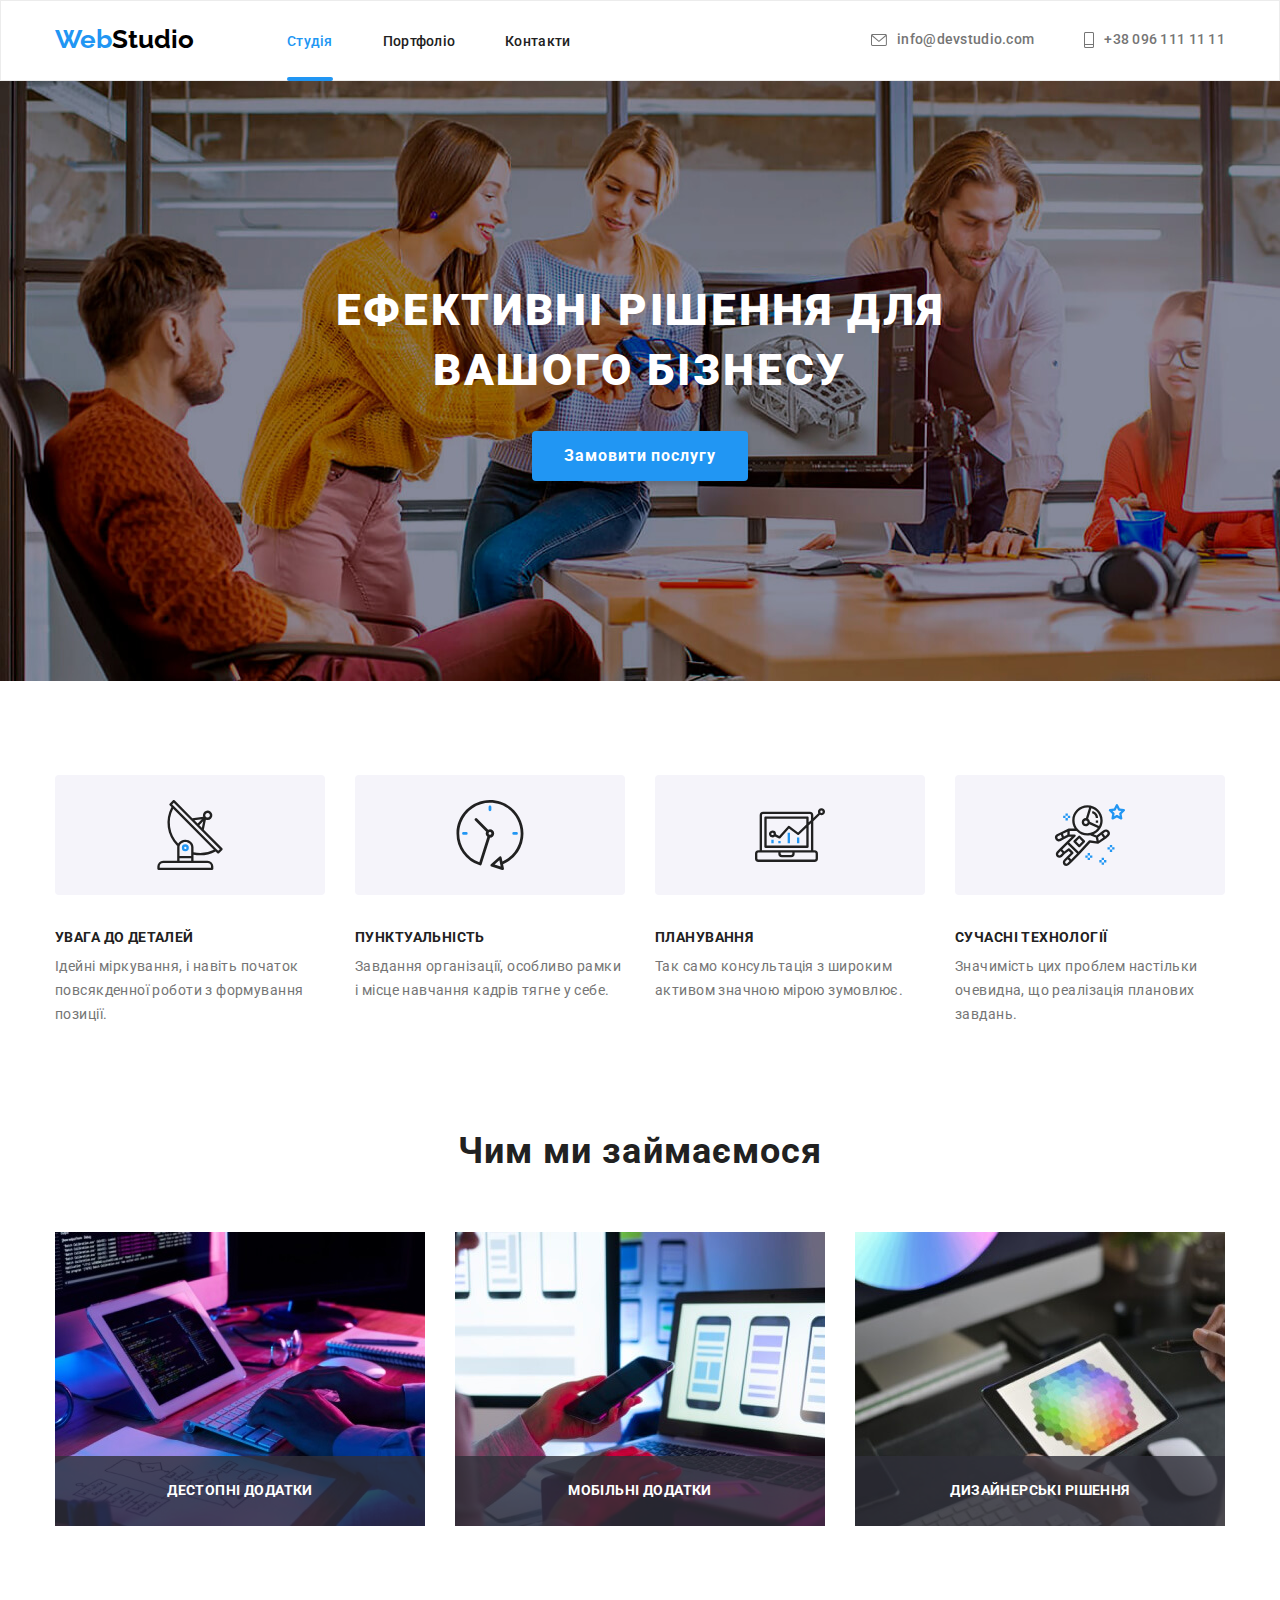
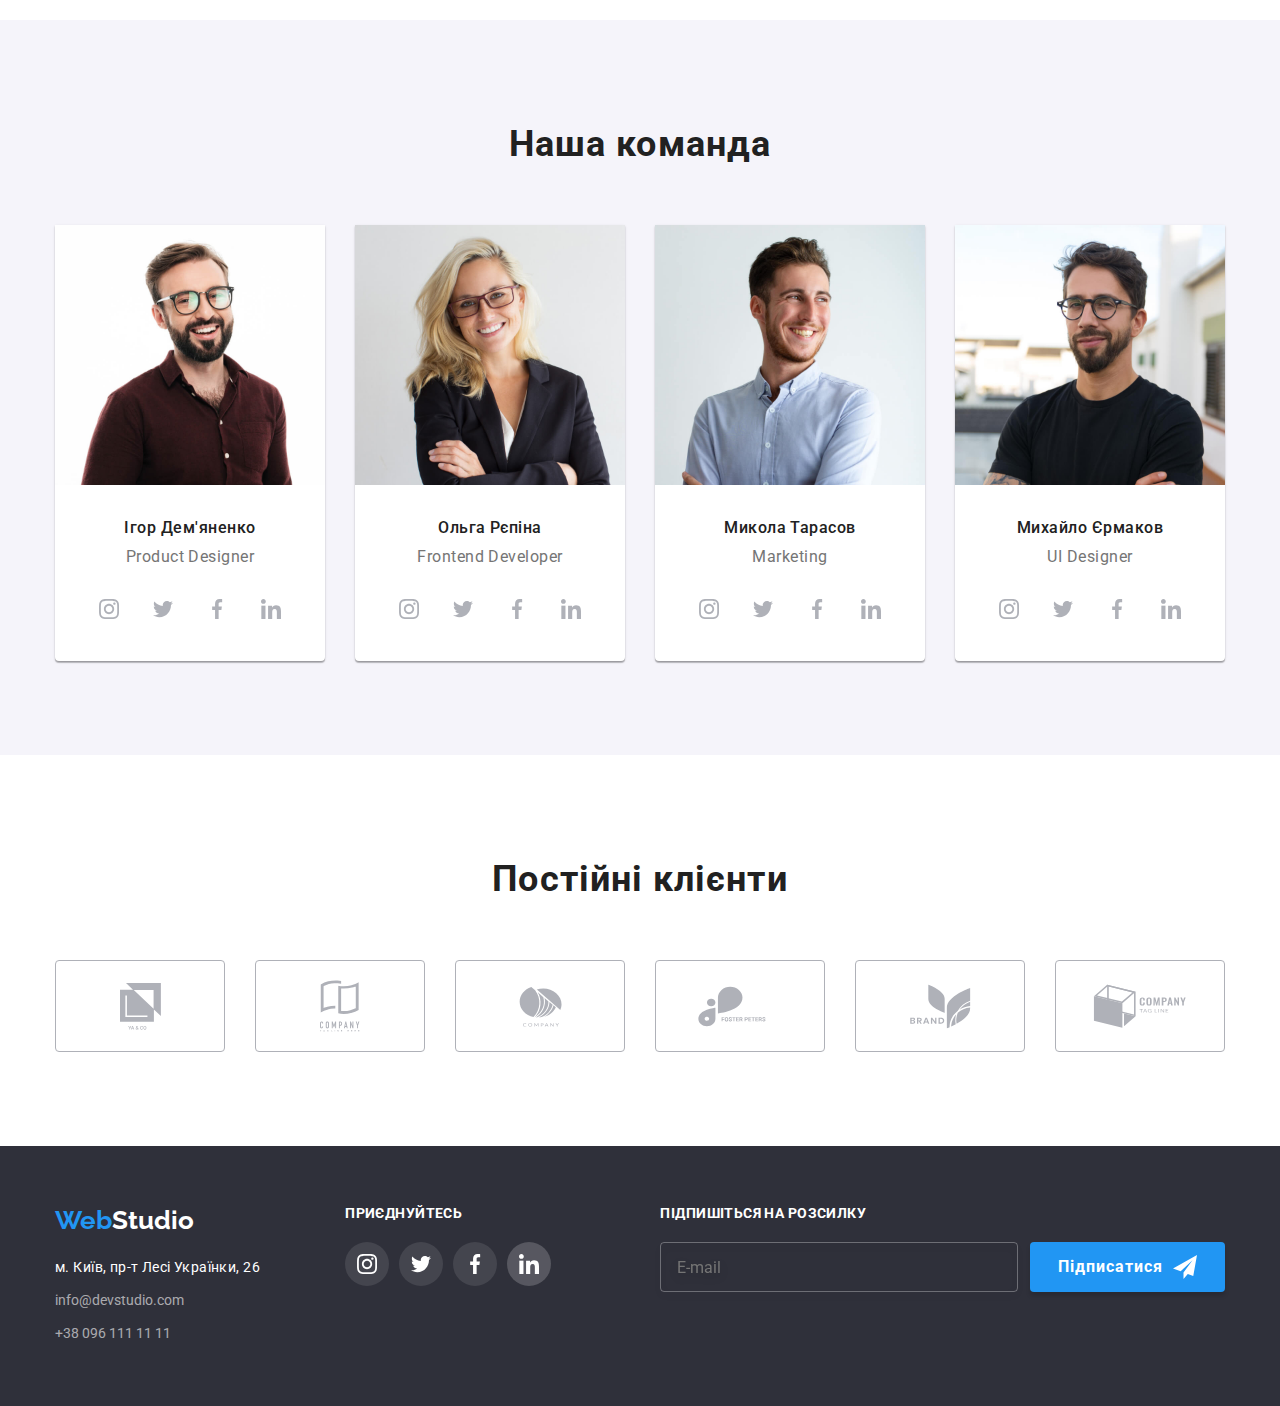
<file: index.html>
<!DOCTYPE html>
<html lang="uk">

<head>
  <meta charset="UTF-8">
  <meta name="viewport" content="width=device-width, initial-scale=1.0">
  <link href="https://fonts.googleapis.com/css2?family=Raleway:wght@700&family=Roboto:wght@400;500;700;900&display=swap"
    rel="stylesheet">
  <link rel="stylesheet" href="./css/modern-normalize.css">
  <link rel="stylesheet" href="./css/styles.css">
  <title>Студія</title>
</head>

<body>
  <!--Header-->
  <header>
    <div class="container header-wrapper">
      <nav class="nav">
        <a class="logo-col" href="./index.html"><span class="logo">Web</span>Studio</a>
        <ul class="nav-list">
          <li><a class="link link-current" href="./index.html">Студія</a></li>
          <li><a class="link link-portfolio" href="./portfolio.html">Портфоліо</a></li>
          <li><a class="link link-cont" href="#">Контакти</a></li>
        </ul>
      </nav>
      <ul class="contacts-list">
        <li>
          <a class="contacts mail" href="mailto:info@devstudio.com"><svg class="social-mail" width="16" height="12">
              <use href="./images/icons.svg/cont.svg#icon-mail"></use>
            </svg>info@devstudio.com</a>
        </li>
        <li>
          <a class="contacts contacts-tel" href="tel:+380961111111"><svg class="social-tel" width="10" height="16">
              <use href="./images/icons.svg/cont.svg#icon-phone"></use>
            </svg>+38 096 111 11 11</a>
        </li>
      </ul>
    </div>

  </header>

  <!--Main content-->

  <main>
    <section class="section first-block">
      <div class="container hero">
        <h1 class="blocktext">ЕФЕКТИВНІ РІШЕННЯ ДЛЯ ВАШОГО БІЗНЕСУ</h1>
        <button class="order-btn" data-modal-open>Замовити послугу</button>
        <div class="backdrop is-hidden" data-modal>
          <div class="modal">
            <button data-modal-close class="modal-close" type="button"><svg width="16" height="12">
                <use href="./images/vector.svg#icon-vector"></use>
              </svg></button>
            <form action="#">
              <h2 class="form-title">Залиште свої дані, ми вам передзвонимо</h2>

              <div class="user-card">
                <label for="username" class="user-info">Ім'я</label>
                <div class="user-card-info">
                  <input class="input-box" type="text" id="username">
                  <svg width="18" height="18">
                    <use href="./images/modal-icons.svg#icon-person"></use>
                  </svg>
                </div>
                <label for="phone-nomber"  class="user-info">Телефон</label>
                <div class="user-card-info">
                  <input class="input-box" type="tel" id="phone-nomber">
                  <svg width="18" height="18">
                    <use href="./images/modal-icons.svg#icon-phone"></use>
                  </svg>
                </div>
                <label for="user-email" class="user-info">Пошта</label>
                <div class="user-card-info">
                  <input class="input-box" type="email" id="user-email">
                  <svg width="18" height="18">
                    <use href="./images/modal-icons.svg#icon-email"></use>
                  </svg>
                </div>

                <label for="user-text" class="user-info">Коментар</label>
                <textarea class="coment" name="user-text" id="user-text" cols="30" rows="10"
                  placeholder="Введіть текст"></textarea>
              </div>
              <div class="checkbox-list">
                <input  class="hidden" type="checkbox" name="mail-sent" id="mail-sent">
                <label for="mail-sent" class="checkbox-text">Погоджуюся з розсилкою та приймаю </label>
                <a class="contract" href="#" target="_blank" rel="noopener noreferrer">Умови договору</a>
              </div>
              <div class="brd-content">
                <button class="modal-btn" type="submit">Відправити</button>
              </div>
            </form>
          </div>
        </div>
      </div>
    </section>

    <section class="section section-content">
      <div class="container">
        <h2 class="hidden">Наші переваги</h2>
        <ul class="features-box">
          <li class="feature">
            <img class="images-benefits" src="./images/icons.svg/group1.svg" alt="радар" width="270" height="120">
            <h3 class="benefits">УВАГА ДО ДЕТАЛЕЙ</h3>
            <p class="text">
              Ідейні міркування, і навіть початок повсякденної роботи з формування позиції.
            </p>
          </li>
          <li class="feature">
            <img class="images-benefits" src="./images/icons.svg/group2.svg" alt="годинник" width="270" height="120">
            <h3 class="benefits">ПУНКТУАЛЬНІСТЬ</h3>
            <p class="text">
              Завдання організації, особливо рамки і місце навчання кадрів тягне у себе.
            </p>
          </li>
          <li class="feature">
            <img class="images-benefits" src="./images/icons.svg/group3.svg" alt="графік" width="270" height="120">
            <h3 class="benefits">ПЛАНУВАННЯ</h3>
            <p class="text">
              Так само консультація з широким активом значною мірою зумовлює.
            </p>
          </li>
          <li class="feature">
            <img class="images-benefits" src="./images/icons.svg/group4.svg" alt="космос" width="270" height="120">

            <h3 class="benefits">СУЧАСНІ ТЕХНОЛОГІЇ</h3>
            <p class="text">
              Значимість цих проблем настільки очевидна, що реалізація планових завдань.
            </p>
          </li>
        </ul>
      </div>
    </section>
    <section class="section">
      <div class="container">
        <h2 class="large-header">Чим ми займаємося</h2>
        <ul class="work-photo">
          <li class="specialty">
            <img class="specialty-img" src="./images/index/img.jpg" alt="Програмування" width="370">
            <p class="specialty-text">ДЕСТОПНІ ДОДАТКИ</p>
          </li>
          <li class="specialty">
            <img class="specialty-img" src="./images/index/img2.jpg" alt="Розробка додатків" width="370">
            <p class="specialty-text">МОБІЛЬНІ ДОДАТКИ</p>
          </li>
          <li class="specialty">
            <img class="specialty-img" src="./images/index/img3.jpg" alt="Веб-дизайн" width="370">
            <p class="specialty-text">ДИЗАЙНЕРСЬКІ РІШЕННЯ</p>
          </li>
        </ul>
      </div>
    </section>

    <section class="section team">
      <div class="container container-team">
        <h2 class="large-header">Наша команда</h2>
        <ul class="cards-set">
          <li class="card">
            <img src="./images/index/photo1.jpg" alt="Працівник Игорь" width="270">
            <div class="card-heros">
              <h3 class="name">Ігор Дем'яненко</h3>
              <p class="position">Product Designer</p>
              <ul class="card-icons-social">
                <li class="icons-social">
                  <a class="social-link" href="#" target="_blank" aria-label="instagram">
                    <svg class="social-icon" width="20" height="20">
                      <use href="./images/icons.svg/sprite.svg#icon-instagram"></use>
                    </svg>
                  </a>
                </li>
                <li class="icons-social">
                  <a class="social-link" href="#" target="_blank" aria-label="twitter">
                    <svg class="social-icon" width="20" height="20">
                      <use href="./images/icons.svg/sprite.svg#icon-twitter"></use>
                    </svg>
                  </a>
                </li>
                <li class="icons-social">
                  <a class="social-link" href="#" target="_blank" aria-label="facebook">
                    <svg class="social-icon" width="20" height="20">
                      <use href="./images/icons.svg/sprite.svg#icon-facebook"></use>
                    </svg>
                  </a>
                </li>
                <li class="icons-social">
                  <a class="social-link" href="#" target="_blank" aria-label="linkedin">
                    <svg class="social-icon" width="20" height="20">
                      <use href="./images/icons.svg/sprite.svg#icon-linkedin"></use>
                    </svg>
                  </a>
                </li>
              </ul>
            </div>
          </li>
          <li class="card">
            <img src="./images/index/photo2.jpg" alt="Працівник Ольга" width="270">
            <div class="card-heros">
              <h3 class="name">Ольга Рєпіна</h3>
              <p class="position">Frontend Developer</p>
              <ul class="card-icons-social">
                <li class="icons-social">
                  <a class="social-link" href="#" target="_blank" aria-label="instagram">
                    <svg class="social-icon" width="20" height="20">
                      <use href="./images/icons.svg/sprite.svg#icon-instagram"></use>
                    </svg>
                  </a>
                </li>
                <li class="icons-social">
                  <a class="social-link" href="#" target="_blank" aria-label="twitter">
                    <svg class="social-icon" width="20" height="20">
                      <use href="./images/icons.svg/sprite.svg#icon-twitter"></use>
                    </svg>
                  </a>
                </li>
                <li class="icons-social">
                  <a class="social-link" href="#" target="_blank" aria-label="facebook">
                    <svg class="social-icon" width="20" height="20">
                      <use href="./images/icons.svg/sprite.svg#icon-facebook"></use>
                    </svg>
                  </a>
                </li>
                <li class="icons-social">
                  <a class="social-link" href="#" target="_blank" aria-label="linkedin">
                    <svg class="social-icon" width="20" height="20">
                      <use href="./images/icons.svg/sprite.svg#icon-linkedin"></use>
                    </svg>
                  </a>
                </li>
              </ul>
            </div>
          </li>
          <li class="card">
            <img src="./images/index/photo3.jpg" alt="Працівник Николай" width="270">
            <div class="card-heros">
              <h3 class="name">Микола Тарасов</h3>
              <p class="position">Marketing</p>
              <ul class="card-icons-social">
                <li class="icons-social">
                  <a class="social-link" href="#" target="_blank" aria-label="instagram">
                    <svg class="social-icon" width="20" height="20">
                      <use href="./images/icons.svg/sprite.svg#icon-instagram"></use>
                    </svg>
                  </a>
                </li>
                <li class="icons-social">
                  <a class="social-link" href="#" target="_blank" aria-label="twitter">
                    <svg class="social-icon" width="20" height="20">
                      <use href="./images/icons.svg/sprite.svg#icon-twitter"></use>
                    </svg>
                  </a>
                </li>
                <li class="icons-social">
                  <a class="social-link" href="#" target="_blank" aria-label="facebook">
                    <svg class="social-icon" width="20" height="20">
                      <use href="./images/icons.svg/sprite.svg#icon-facebook"></use>
                    </svg>
                  </a>
                </li>
                <li class="icons-social">
                  <a class="social-link" href="#" target="_blank" aria-label="linkedin">
                    <svg class="social-icon" width="20" height="20">
                      <use href="./images/icons.svg/sprite.svg#icon-linkedin"></use>
                    </svg>
                  </a>
                </li>
              </ul>
            </div>
          </li>
          <li class="card">
            <img src="./images/index/photo4.jpg" alt="Працівник Михаил" width="270">
            <div class="card-heros">
              <h3 class="name">Михайло Єрмаков</h3>
              <p class="position">UI Designer</p>
              <ul class="card-icons-social">
                <li class="icons-social">
                  <a class="social-link" href="#" target="_blank" aria-label="instagram">
                    <svg class="social-icon" width="20" height="20">
                      <use href="./images/icons.svg/sprite.svg#icon-instagram"></use>
                    </svg>
                  </a>
                </li>
                <li class="icons-social">
                  <a class="social-link" href="#" target="_blank" aria-label="twitter">
                    <svg class="social-icon" width="20" height="20">
                      <use href="./images/icons.svg/sprite.svg#icon-twitter"></use>
                    </svg>
                  </a>
                </li>
                <li class="icons-social">
                  <a class="social-link" href="#" target="_blank" aria-label="facebook">
                    <svg class="social-icon" width="20" height="20">
                      <use href="./images/icons.svg/sprite.svg#icon-facebook"></use>
                    </svg>
                  </a>
                </li>
                <li class="icons-social">
                  <a class="social-link" href="#" target="_blank" aria-label="linkedin">
                    <svg class="social-icon" width="20" height="20">
                      <use href="./images/icons.svg/sprite.svg#icon-linkedin"></use>
                    </svg>
                  </a>
                </li>
              </ul>
            </div>

          </li>
        </ul>
      </div>
    </section>
    <section class="section">
      <div class="container">
        <h2 class="large-header">
          Постійні клієнти
        </h2>
        <ul class="regular-customers">
          <li>
            <a href="#" class="client-link" target="_blank" rel="noopener norefferer">
              <svg class="icon-group" width="41" height="47">
                <use xlink:href="./images/icons.svg/company/company-defs.svg#icon-group1"></use>
              </svg>
            </a>
          </li>
          <li>
            <a href="#" class="client-link" target="_blank" rel="noopener norefferer">
              <svg class="icon-group" width="40" height="52">
                <use xlink:href="./images/icons.svg/company/company-defs.svg#icon-group2"></use>
              </svg>
            </a>
          </li>
          <li>
            <a href="#" class="client-link" target="_blank" rel="noopener norefferer">
              <svg class="icon-group" width="43" height="41">
                <use xlink:href="./images/icons.svg/company/company-defs.svg#icon-group3"></use>
              </svg>
            </a>
          </li>
          <li>
            <a href="#" class="client-link" target="_blank" rel="noopener norefferer">
              <svg class="icon-group" width="84" height="41">
                <use xlink:href="./images/icons.svg/company/company-defs.svg#icon-group4"></use>
              </svg>
            </a>
          </li>
          <li>
            <a href="#" class="client-link" target="_blank" rel="noopener norefferer">
              <svg class="icon-group" width="63" height="45">
                <use xlink:href="./images/icons.svg/company/company-defs.svg#icon-group5"></use>
              </svg>
            </a>
          </li>
          <li>
            <a href="#" class="client-link" target="_blank" rel="noopener norefferer">
              <svg class="icon-group" width="94" height="44">
                <use xlink:href="./images/icons.svg/company/company-defs.svg#icon-group6"></use>
              </svg>
            </a>
          </li>
        </ul>
      </div>
    </section>


  </main>
  <footer class="footer">
    <div class="container footer-social">
      <div>
        <a class="footer-logo" href="./index.html"><span class="logo">Web</span>Studio</a>
        <address>
          <a class="footer-item" href="https://goo.gl/maps/DmpzDfKuA3Ak4CY98" target="_blank"
            rel="noopener noreferrer">м.
            Київ, пр-т Лесі
            Українки, 26</a>
          <a class="footer-contacts" href="mailto:info@devstudio.com">info@devstudio.com</a>
          <a class="footer-contacts" href="tel:+380961111111">+38 096 111 11 11</a>
        </address>
      </div>
      <div class="footer-second-block">
        <h3 class="footer-title">приєднуйтесь</h3>
        <ul class="footer-icons-social">
          <li class="icons-social">
            <a class="footer-social-link" href="#" target="_blank" aria-label="instagram">
              <svg class="social-icon" width="20" height="20">
                <use href="./images/icons.svg/sprite.svg#icon-instagram"></use>
              </svg>
            </a>
          </li>
          <li class="icons-social">
            <a class="footer-social-link" href="#" target="_blank" aria-label="twitter">
              <svg class="social-icon" width="20" height="20">
                <use href="./images/icons.svg/sprite.svg#icon-twitter"></use>
              </svg>
            </a>
          </li>
          <li class="icons-social">
            <a class="footer-social-link" href="#" target="_blank" aria-label="facebook">
              <svg class="social-icon" width="20" height="20">
                <use href="./images/icons.svg/sprite.svg#icon-facebook"></use>
              </svg>
            </a>
          </li>
          <li class="footer-social-link">
            <a class="footer-social-link" href="#" target="_blank" aria-label="linkedin">
              <svg class="social-icon" width="20" height="20">
                <use href="./images/icons.svg/sprite.svg#icon-linkedin"></use>
              </svg>
            </a>
          </li>
        </ul>
      </div>

      <div class="footer-third-block">
        <h3 class="footer-title">
          ПІДПИШІТЬСЯ НА РОЗСИЛКУ
        </h3>
        <div class="footer-input-box">
          <input class="footer-input" type="email" placeholder="E-mail" required>
          <button class="footer-btn" type="submit">Підписатися</button>
          <svg class="footer-icon" width="24" height="24">
            <use href="./images/modal-icons.svg#icon-telegram"></use>
          </svg>
        </div>
      </div>
    </div>
  </footer>
  <script src="./js/modal.js"></script>
</body>

</html>
</file>
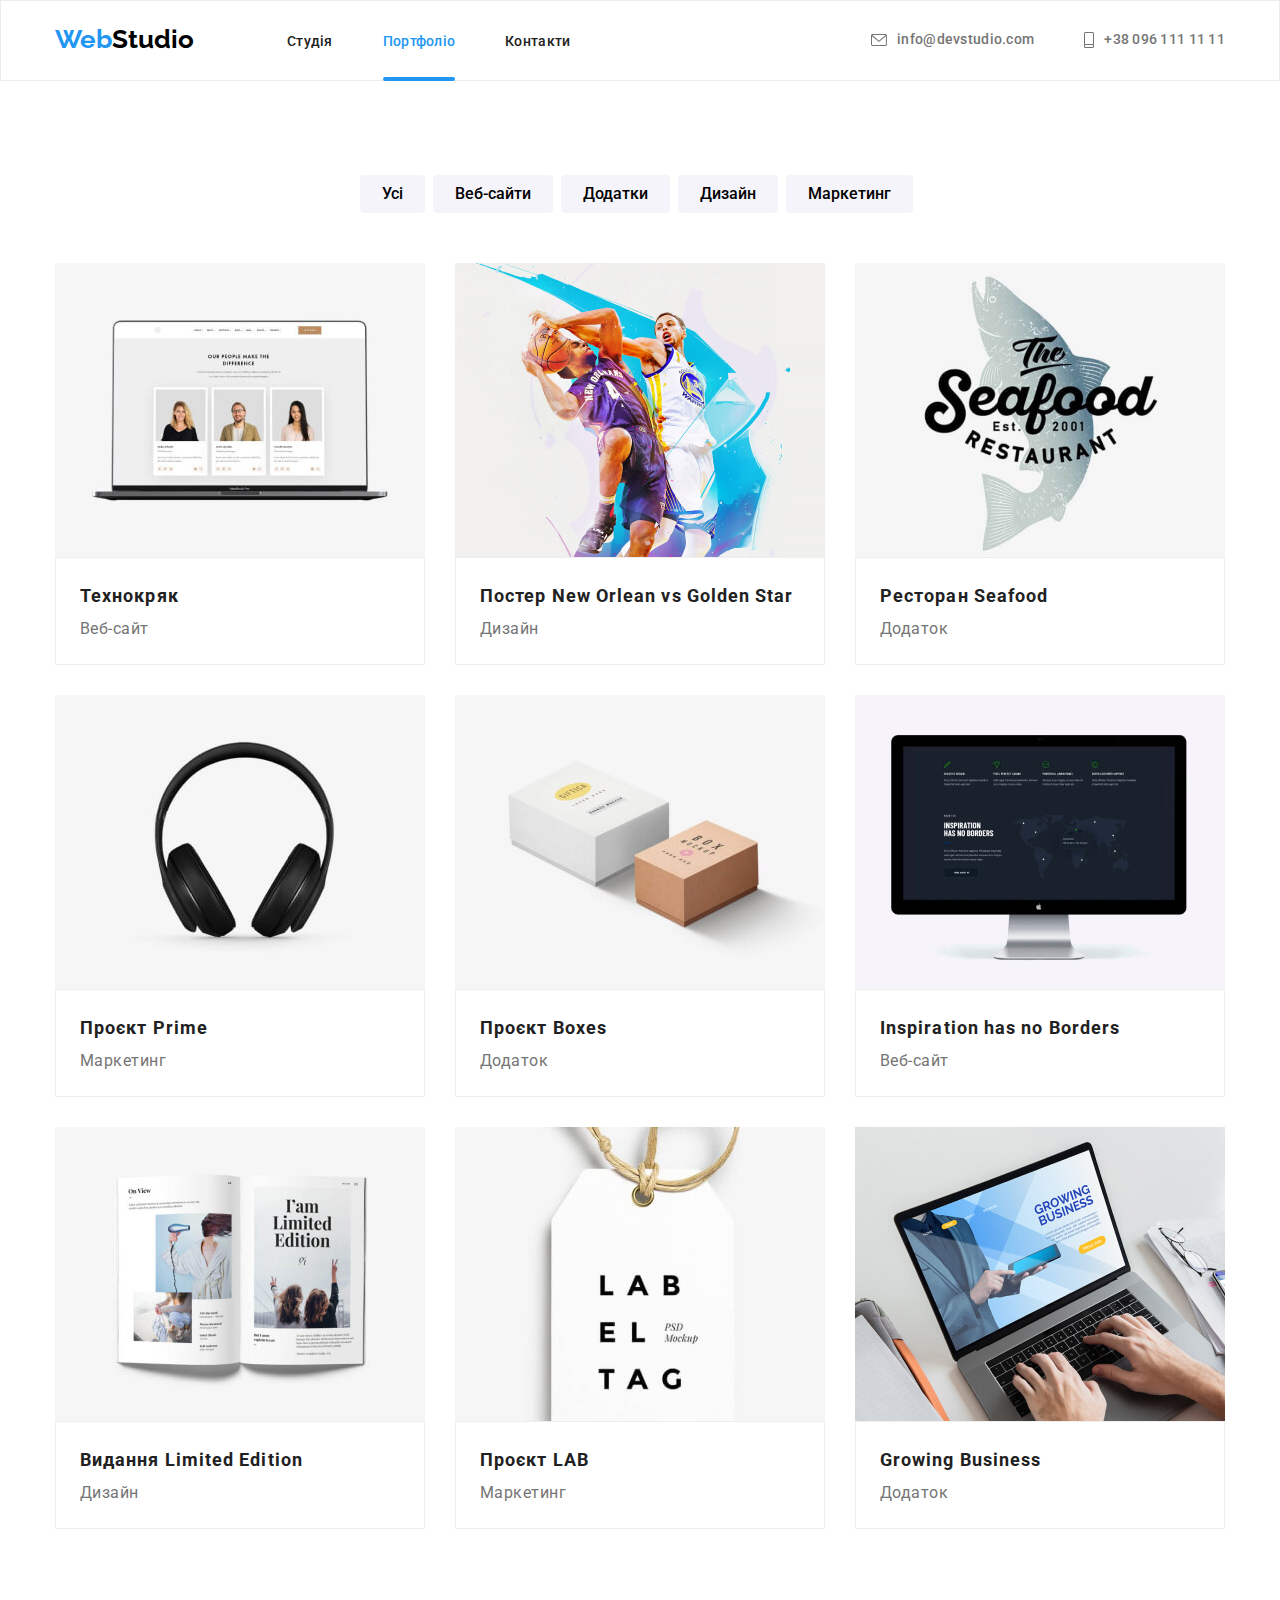
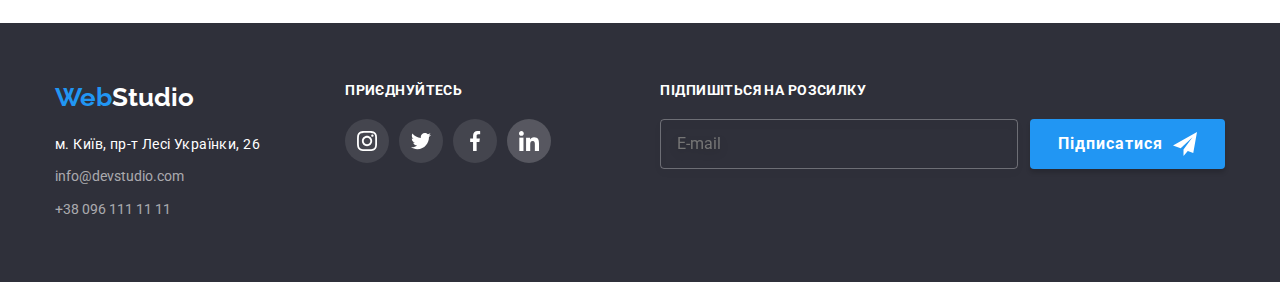
<file: portfolio.html>
<!DOCTYPE html>
<html lang="uk">

<head>
    <meta charset="UTF-8">
    <meta http-equiv="X-UA-Compatible" content="IE=edge">
    <meta name="viewport" content="width=device-width, initial-scale=1.0">
    <link
        href="https://fonts.googleapis.com/css2?family=Raleway:wght@700&family=Roboto:wght@400;500;700;900&display=swap"
        rel="stylesheet">
    <link rel="stylesheet" href="./css/modern-normalize.css">
    <link rel="stylesheet" href="./css/styles.css">
    <title>Portfolio</title>
</head>

<body>
    <header>
        <div class="container header-wrapper">
            <nav class="nav">
                <a class="logo-col" href="./index.html"><span class="logo">Web</span>Studio</a>
                <ul class="nav-list">
                    <li><a class="link" href="./index.html">Студія</a></li>
                    <li><a class="link link-current" href="./portfolio.html">Портфоліо</a></li>
                    <li><a class="link link-cont" href="#">Контакти</a></li>
                </ul>
            </nav>
            <ul class="contacts-list">
                <li>
                    <a class="contacts mail" href="mailto:info@devstudio.com"><svg class="social-mail" width="16"
                            height="12">
                            <use href="./images/icons.svg/cont.svg#icon-mail"></use>
                        </svg>info@devstudio.com</a>
                </li>
                <li>
                    <a class="contacts contacts-tel" href="tel:+380961111111"><svg class="social-tel" width="10"
                            height="16">
                            <use href="./images/icons.svg/cont.svg#icon-phone"></use>
                        </svg>+38 096 111 11 11</a>
                </li>
            </ul>
        </div>
    </header>

    <main class="main">
        <!-- <h1>Портфолио</h1> -->
        <section class="section">

            <div class="container">
                <ul class="filter-list">
                    <li class="filter-item"><button class="filter-btn" type="button">Усі</button></li>
                    <li class="filter-item"><button class="filter-btn" type="button">Веб-сайти</button></li>
                    <li class="filter-item"><button class="filter-btn" type="button">Додатки</button></li>
                    <li class="filter-item"><button class="filter-btn" type="button">Дизайн</button></li>
                    <li class="filter-item"><button class="filter-btn" type="button">Маркетинг</button></li>
                </ul>
                <ul class="portfolio-item">
                    <li class="portfolio-list">
                        <a class="item" href="#">
                            <div class="portfolio-images-wrapper">
                                <img class="images" src="./images/portfolio/img(0).jpg"
                                    alt="Постер New Orlean vs Golden Star" width="370" height="294">
                                <div class="portfolio-images">
                                    <p class="portfolio-text">
                                        Ресурс пропонує комплексні пропозиції з різним рівнем функціоналу та сервісів.
                                        Все
                                        це
                                        дозволить відвідувачу отримати
                                        вичерпні відомості про компанію чи приватну особу.
                                    </p>
                                </div>
                            </div>

                            <div class="filling">
                                <h2 class="name-services">Технокряк</h2>
                                <p class="services">Веб-сайт</p>
                            </div>
                        </a>
                    </li>
                    <li class="portfolio-list">
                        <a class="item" href="#">
                            <div class="portfolio-images-wrapper">
                                <img class="images" src="./images/portfolio/img(1).jpg"
                                    alt="Постер New Orlean vs Golden Star" width="370" height="294">
                                <div class="portfolio-images">
                                    <p class="portfolio-text">
                                        Ресурс пропонує комплексні пропозиції з різним рівнем функціоналу та сервісів.
                                        Все
                                        це
                                        дозволить відвідувачу отримати
                                        вичерпні відомості про компанію чи приватну особу.
                                    </p>
                                </div>
                            </div>
                            <div class="filling">
                                <h2 class="name-services">Постер New Orlean vs Golden Star</h2>
                                <p class="services">Дизайн</p>
                            </div>
                        </a>
                    </li>
                    <li class="portfolio-list">
                        <a class="item" href="#">
                            <div class="portfolio-images-wrapper">
                                <img class="images" src="./images/portfolio/img(2).jpg"
                                    alt="Постер New Orlean vs Golden Star" width="370" height="294">
                                <div class="portfolio-images">
                                    <p class="portfolio-text">
                                        Ресурс пропонує комплексні пропозиції з різним рівнем функціоналу та сервісів.
                                        Все
                                        це
                                        дозволить відвідувачу отримати
                                        вичерпні відомості про компанію чи приватну особу.
                                    </p>
                                </div>
                            </div>
                            <div class="filling">
                                <h2 class="name-services">Ресторан Seafood</h2>
                                <p class="services">Додаток</p>
                            </div>
                        </a>
                    </li>
                    <li class="portfolio-list">
                        <a class="item" href="#">
                            <div class="portfolio-images-wrapper">
                                <img class="images" src="./images/portfolio/img(3).jpg"
                                    alt="Постер New Orlean vs Golden Star" width="370" height="294">
                                <div class="portfolio-images">
                                    <p class="portfolio-text">
                                        Ресурс пропонує комплексні пропозиції з різним рівнем функціоналу та сервісів.
                                        Все
                                        це
                                        дозволить відвідувачу отримати
                                        вичерпні відомості про компанію чи приватну особу.
                                    </p>
                                </div>
                            </div>
                            <div class="filling">
                                <h2 class="name-services">Проєкт Prime</h2>
                                <p class="services">Маркетинг</p>
                            </div>
                        </a>
                    </li>
                    <li class="portfolio-list">
                        <a class="item" href="#">
                            <div class="portfolio-images-wrapper">
                                <img class="images" src="./images/portfolio/img(4).jpg"
                                    alt="Постер New Orlean vs Golden Star" width="370" height="294">
                                <div class="portfolio-images">
                                    <p class="portfolio-text">
                                        Ресурс пропонує комплексні пропозиції з різним рівнем функціоналу та сервісів.
                                        Все
                                        це
                                        дозволить відвідувачу отримати
                                        вичерпні відомості про компанію чи приватну особу.
                                    </p>
                                </div>
                            </div>
                            <div class="filling">
                                <h2 class="name-services">Проєкт Boxes</h2>
                                <p class="services">Додаток</p>
                            </div>
                        </a>
                    </li>
                    <li class="portfolio-list">
                        <a class="item" href="#">
                            <div class="portfolio-images-wrapper">
                                <img class="images" src="./images/portfolio/img(5).jpg"
                                    alt="Постер New Orlean vs Golden Star" width="370" height="294">
                                <div class="portfolio-images">
                                    <p class="portfolio-text">
                                        Ресурс пропонує комплексні пропозиції з різним рівнем функціоналу та сервісів.
                                        Все
                                        це
                                        дозволить відвідувачу отримати
                                        вичерпні відомості про компанію чи приватну особу.
                                    </p>
                                </div>
                            </div>
                            <div class="filling">
                                <h2 class="name-services">Inspiration has no Borders</h2>
                                <p class="services">Веб-сайт</p>
                            </div>
                        </a>
                    </li>
                    <li class="portfolio-list">
                        <a class="item" href="#">
                            <div class="portfolio-images-wrapper">
                                <img class="images" src="./images/portfolio/img(6).jpg"
                                    alt="Постер New Orlean vs Golden Star" width="370" height="294">
                                <div class="portfolio-images">
                                    <p class="portfolio-text">
                                        Ресурс пропонує комплексні пропозиції з різним рівнем функціоналу та сервісів.
                                        Все це дозволить відвідувачу отримати
                                        вичерпні відомості про компанію чи приватну особу.
                                    </p>
                                </div>
                            </div>
                            <div class="filling">
                                <h2 class="name-services">Видання Limited Edition</h2>
                                <p class="services">Дизайн</p>
                            </div>
                        </a>
                    </li>

                    <li class="portfolio-list">
                        <a class="item" href="#">
                            <div class="portfolio-images-wrapper">
                                <img class="images" src="./images/portfolio/img(7).jpg"
                                    alt="Постер New Orlean vs Golden Star" width="370" height="294">
                                <div class="portfolio-images">
                                    <p class="portfolio-text">
                                        Ресурс пропонує комплексні пропозиції з різним рівнем функціоналу та сервісів.
                                        Все
                                        це
                                        дозволить відвідувачу отримати
                                        вичерпні відомості про компанію чи приватну особу.
                                    </p>
                                </div>
                            </div>
                            <div class="filling">
                                <h2 class="name-services">Проєкт LAB</h2>
                                <p class="services">Маркетинг</p>
                            </div>
                        </a>
                    </li>

                    <li class="portfolio-list">
                        <a class="item" href="#">
                            <div class="portfolio-images-wrapper">
                                <img class="images" src="./images/portfolio/img(8).jpg"
                                    alt="Постер New Orlean vs Golden Star" width="370" height="294">
                                <div class="portfolio-images">
                                    <p class="portfolio-text">
                                        Ресурс пропонує комплексні пропозиції з різним рівнем функціоналу та сервісів.
                                        Все
                                        це
                                        дозволить відвідувачу отримати
                                        вичерпні відомості про компанію чи приватну особу.
                                    </p>
                                </div>
                            </div>
                            <div class="filling">
                                <h2 class="name-services">Growing Business</h2>
                                <p class="services">Додаток</p>
                            </div>
                        </a>
                    </li>
                </ul>
            </div>
        </section>

    </main>
    <footer class="footer">
        <div class="container footer-social">
            <div>
                <a class="footer-logo" href="./index.html"><span class="logo">Web</span>Studio</a>
                <address>
                    <a class="footer-item" href="https://goo.gl/maps/DmpzDfKuA3Ak4CY98" target="_blank"
                        rel="noopener noreferrer">м.
                        Київ, пр-т Лесі
                        Українки, 26</a>
                    <a class="footer-contacts" href="mailto:info@devstudio.com">info@devstudio.com</a>
                    <a class="footer-contacts" href="tel:+380961111111">+38 096 111 11 11</a>
                </address>
            </div>
            <div class="footer-second-block">
                <h3 class="footer-title">приєднуйтесь</h3>
                <ul class="footer-icons-social">
                    <li class="icons-social">
                        <a class="footer-social-link" href="#" target="_blank" aria-label="instagram">
                            <svg class="social-icon" width="20" height="20">
                                <use href="./images/icons.svg/sprite.svg#icon-instagram"></use>
                            </svg>
                        </a>
                    </li>
                    <li class="icons-social">
                        <a class="footer-social-link" href="#" target="_blank" aria-label="twitter">
                            <svg class="social-icon" width="20" height="20">
                                <use href="./images/icons.svg/sprite.svg#icon-twitter"></use>
                            </svg>
                        </a>
                    </li>
                    <li class="icons-social">
                        <a class="footer-social-link" href="#" target="_blank" aria-label="facebook">
                            <svg class="social-icon" width="20" height="20">
                                <use href="./images/icons.svg/sprite.svg#icon-facebook"></use>
                            </svg>
                        </a>
                    </li>
                    <li class="footer-social-link">
                        <a class="footer-social-link" href="#" target="_blank" aria-label="linkedin">
                            <svg class="social-icon" width="20" height="20">
                                <use href="./images/icons.svg/sprite.svg#icon-linkedin"></use>
                            </svg>
                        </a>
                    </li>
                </ul>
            </div>
    
            <div class="footer-third-block">
                <h3 class="footer-title">
                    ПІДПИШІТЬСЯ НА РОЗСИЛКУ
                </h3>
            <div class="footer-input-box">
                <input class="footer-input" type="email" placeholder="E-mail" required>
                <button class="footer-btn" type="submit">Підписатися</button>
                <svg class="footer-icon" width="24" height="24">
                    <use href="./images/modal-icons.svg#icon-telegram"></use>
                </svg>
            </div>
            </div>
        </div>
    </footer>
</body>

</html>
</file>
<file: css/styles.css>
:root {
  /*Основний колір*/
  --c-dark: #212121;
  --c-blue: #2196f3;
  --c-black: #000000;
  --c-gray: #757575;
  --c-white: #ffffff;
  /*Фон*/
  --bg-white: #ffffff;
  --bg-c-dark-grey: #2f303a;
  --bg-c-blue-white: #188ce8;
  --bg-c-light-gray: #f5f4fa;
  --bg-c-white: #ffffff;
  --bg-c-blue: #2196f3;
  /*Колір рамок*/
  --brd-c-gray: #eeeeee;
  --brd-c-light-gray: #ececec;
}

*,
::before,
::after {
  margin: 0;
  padding: 0;
  box-sizing: border-box;
}
/* img{
  display:block;
  max-width: 100%;
  height: auto;
} */

body {
  font-family: "Roboto", sans-serif;
  font-style: normal;
  margin: auto;
  background: var(--bg-white);
  color: var(--c-dark);
  box-sizing: border-box;
}

header {
  position: sticky;
  background: var(--bg-white);
  border: 1px solid var(--brd-c-light-gray);
}
.section {
  padding: 94px 0;
}
.section-content {
  padding: 94px 0 0 0;
}
.container {
  max-width: 1200px;
  margin: 0 auto;
  padding: 0 15px;
}

.header-wrapper {
  display: flex;
  justify-content: space-between;
}

.nav {
  display: flex;
  align-items: center;
}

.nav-list {
  display: flex;
  list-style: none;
  margin: 0;
  padding: 0;
  gap: 50px;
  padding-inline: 93px 0;
  align-items: center;
}

.nav-list li:nth-of-type(4) {
  margin-left: 344px;
}

.nav-list li:nth-of-type(5) {
  margin-left: 50px;
}

.link {
  position: relative;
  display: block;
  font-weight: 500;
  font-size: 14px;
  bottom: -1px;
  line-height: 1.1428;
  letter-spacing: 0.02em;
  text-decoration: none;
  color: var(--c-dark);
  transition: color 250ms cubic-bezier(0.4, 0, 0.2, 1);
}
.link-current,
.link:hover,
.link:focus {
  display: block;
  color: var(--c-blue);
}

.link-current::after,
.link:hover::after,
.link:focus::after {
  position: absolute;
  display: block;
  content: "";
  width: 100%;
  height: 4px;
  margin-top: 28px;
  background: #2196f3;
  border-radius: 2px;
}

li {
  list-style-type: none;
}

.logo {
  font-family: "Raleway", sans-serif;
  color: var(--c-blue);
  font-weight: 700;
}

.logo-col {
  font-size: 26px;
  font-family: "Raleway", sans-serif;
  color: var(--c-black);
  font-weight: 700;
  text-decoration: none;
  padding-top: 24px;
  padding-bottom: 25px;
}

.contacts {
  color: var(--c-gray);
  font-weight: 500;
  font-size: 14px;
  text-decoration: none;
  transition: color 250ms cubic-bezier(0.4, 0, 0.2, 1);
}
.mail {
  display: flex;
  align-items: center;
}
.social-mail {
  fill: currentColor;
  margin-right: 10px;
}

.contacts-tel {
  display: flex;
  align-items: center;
  margin-left: 50px;
}
.social-tel {
  margin-right: 10px;
  fill: currentColor;
}
.contacts-list {
  font-family: Roboto;
  font-size: 14px;
  font-weight: 500;
  line-height: 1.14;
  letter-spacing: 0.02em;
  text-align: left;
  display: flex;
  align-items: center;
}

.contacts:visited {
  color: inherit;
}

.contacts:hover,
.contacts:focus {
  color: var(--c-blue);
}

/*Main content*/
.hero {
  display: contents;
}
.first-block {
  display: flex;
  justify-content: center;
  flex-direction: column;
  gap: 30px;
  align-items: center;
  background-image: url(../images/icons.svg/bgst.jpg);
  background-repeat: no-repeat;
  max-width: 1600px;
  margin: 0 auto;
  color: var(--bg-white);
  padding: 200px 0;
}

.blocktext {
  max-width: 696px;
  font-weight: 900;
  font-size: 44px;
  line-height: 1.3636;
  text-align: center;
  letter-spacing: 0.06em;
  text-transform: uppercase;
  color: var(--c-white);
}

.order-btn {
  height: 50px;
  width: 216px;
  font-style: normal;
  font-weight: 700;
  font-size: 16px;
  line-height: 1.87;
  letter-spacing: 0.06em;
  background: var(--c-blue);
  box-shadow: 0px 4px 4px rgba(0, 0, 0, 0.15);
  border-radius: 4px;
  font-family: "Roboto", sans-serif;
  color: var(--bg-white);
  border: none;
  cursor: pointer;
  transition: background-color 250ms cubic-bezier(0.4, 0, 0.2, 1);
}
.order-btn:hover,
.order-btn:focus {
  background-color: var(--bg-c-blue-white);
}

.backdrop {
  display: flex;
  justify-content: center;
  align-items: center;
  position: fixed;
  z-index: 700;
  left: 0;
  bottom: 0;
  width: 100%;
  height: 100%;
  background: rgba(0, 0, 0, 0.2);
  transition: opacity 250ms cubic-bezier(0.4, 0, 0.2, 1),
    visibility 250ms cubic-bezier(0.4, 0, 0.2, 1);
}
.backdrop.is-hidden {
  opacity: 0;
  visibility: hidden;
  pointer-events: none;
}

.modal {
  position: relative;
  width: 528px;
  height: 581px;
  padding: 40px;
  background-color: var(--bg-c-white);
  box-shadow: 0px 1px 3px rgba(0, 0, 0, 0.12), 0px 1px 1px rgba(0, 0, 0, 0.14),
    0px 2px 1px rgba(0, 0, 0, 0.2);
  border-radius: 4px;
}
.modal-close {
  display: flex;
  justify-content: center;
  align-items: center;
  position: absolute;
  right: 8px;
  top: 8px;
  width: 30px;
  height: 30px;
  background: #ffffff;
  border: 1px solid rgba(0, 0, 0, 0.1);
  border-radius: 50%;
  cursor: pointer;
}
.modal-close:hover,
.modal-close:focus{
  fill:var(--bg-c-blue)
}
.form-title {
  margin-bottom: 12px;
  font-size: 20px;
  line-height: 1.15;
  text-align: center;
  letter-spacing: 0.03em;
  color: var(--c-dark);
}

.user-info {
  display: block;
  margin: 10px 0 4px;
  font-size: 12px;
  line-height: 14px;
  letter-spacing: 0.01em;
  color: var(--c-gray);
}

.user-card-info {
  position: relative;
}
.input-box:hover,
.input-box:focus {
  border: 1px solid var(--c-blue);
}
.input-box:hover + svg,
.input-box:focus + svg {
  fill: var(--c-blue);
}

.input-box[type="name"],
.input-box[type="tel"],
.input-box[type="email"],
.coment {
  display: block;
  width: 100%;
}

.input-box {
  font-size: 12px;
  line-height: 1.1666;
  letter-spacing: 0.01em;
  outline: none;
  display: block;
  padding: 12px 10px 12px 42px;
  width: 100%;
  max-height: 40px;
  border: 1px solid rgba(33, 33, 33, 0.2);
  border-radius: 4px;
  transition: fill 250ms cubic-bezier(0.4, 0, 0.2, 1),
    border 250ms cubic-bezier(0.4, 0, 0.2, 1);
}
.user-card-info svg {
  position: absolute;
  top: 11px;
  left: 12px;
}
.coment::placeholder {
  font-size: 12px;
  line-height: 1.1666;
  letter-spacing: 0.01em;
  color: rgba(117, 117, 117, 0.5);
}
.coment {
  resize: none;
  max-width: 448px;
  max-height: 120px;
  padding: 12px 16px;
  outline: none;
  font-size: 12px;
  line-height: 1.1666;
  letter-spacing: 0.01em;
  border: 1px solid rgba(33, 33, 33, 0.2);
  border-radius: 4px;
  transition: border 250ms cubic-bezier(0.4, 0, 0.2, 1);
}
.coment:hover,
.coment:focus {
  border: 1px solid var(--c-blue);
}
.checkbox-list {
  position: relative;
  display: flex;
  align-items: center;
  margin: 20px 0 30px;
}

.checkbox-list label::before {
  position: absolute;
  left: 16px;
  top: 3px;
  display: inline-block;
  content: "";
  margin-right: 7px;
  width: 16px;
  height: 15px;
  border: 1px solid var(--c-gray);
  border-radius: 2px;
  cursor: pointer;
}
.checkbox-list input:checked + label::before {
  background-color: var(--bg-c-blue);
  background-image: url(../images/mark.svg);
  background-repeat: no-repeat;
  background-position: center;
  border: none;
}
.checkbox-list input:checked{

}
.checkbox {
  width: 20px;
  height: 20px;
}
.checkbox-text {
  margin-left: 37px;
  margin-right: 7px;
  font-size: 14px;
  line-height: 24px;
  letter-spacing: 0.03em;
  color: var(--c-gray);
}
.contract {
 font-size: 14px;
line-height: 1.7142;
letter-spacing: 0.03em;
text-decoration-line: underline;
  color: var(--c-blue);
}
.brd-content {
  display: flex;
  justify-content: center;
}
.modal-btn {
  font-weight: 700;
  font-size: 16px;
  line-height: 1.875;
  letter-spacing: 0.06em;
  color: var(--c-white);
  cursor: pointer;
  padding: 10px 52px;
  border: 0;
  background: var(--bg-c-blue-white);
  box-shadow: 0px 4px 4px rgba(0, 0, 0, 0.15);
  border-radius: 4px;
}

.features-box {
  display: flex;
  justify-content: center;
  align-items: flex-start;
  gap: 30px;
}

.feature {
  width: 270px;
}
.images-benefits {
  margin-bottom: 30px;
}
.hidden {
  position: absolute;
  width: 1px;
  height: 1px;
  margin: -1px;
  border: 0;
  padding: 0;
  white-space: nowrap;
  clip-path: inset(100%);
  clip: rect(0 0 0 0);
  overflow: hidden;
}

.benefits {
  font-family: "Roboto";
  font-style: normal;
  font-weight: 700;
  font-size: 14px;
  line-height: 16px;
  letter-spacing: 0.03em;
  text-transform: uppercase;
  color: var(--c-dark);
  margin-bottom: 10px;
}

.text {
  font-family: Roboto;
  font-size: 14px;
  font-weight: 400;
  line-height: 1.7;
  letter-spacing: 0.03em;
  text-align: left;
  color: var(--c-gray);
}

.large-header {
  font-weight: 700;
  font-size: 36px;
  line-height: 1.7;
  text-align: center;
  letter-spacing: 0.03em;
  color: var(--c-dark);
  margin: 0 0 50px 0;
}
.work-photo {
  display: flex;
}
.specialty-img {
  display: block;
}
.specialty {
  position: relative;
  margin-right: 30px;
}
.specialty-text {
  position: absolute;
  left: 0;
  bottom: 0;
  width: 100%;
  z-index: 2;
  padding: 27px 10px;
  font-weight: 700;
  font-size: 14px;
  line-height: 1.14;
  text-align: center;
  letter-spacing: 0.03em;
  text-transform: uppercase;
  color: var(--c-white);
  background: rgba(47, 48, 58, 0.8);
}
.team {
  background-color: var(--bg-c-light-gray);
  display: flex;
  flex-direction: column;
}

.photo {
  width: 270px;
  height: 260px;
}

.cards-set {
  display: flex;
  justify-content: center;
  align-items: center;
  gap: 30px;
}

.card {
  width: 270px;
  background: var(--bg-white);
  box-shadow: 0px 1px 3px rgba(0, 0, 0, 0.12), 0px 1px 1px rgba(0, 0, 0, 0.14),
    0px 2px 1px rgba(0, 0, 0, 0.2);
  border-radius: 0px 0px 4px 4px;
}

.card-icons-social {
  display: flex;
  justify-content: center;
  align-items: center;
  flex-wrap: wrap;
  gap: 10px;
  margin-top: 20px;
}
.social-link {
  display: flex;
  align-items: center;
  justify-content: center;
  height: 44px;
  width: 44px;
  border-radius: 50%;
  background-color: var(--c-white);
  fill: #afb1b8;
  transition: fill 250ms cubic-bezier(0.4, 0, 0.2, 1),
    background-color 250ms cubic-bezier(0.4, 0, 0.2, 1);
}
.social-link:hover,
.social-link:focus {
  fill: var(--c-white);
  background-color: var(--bg-c-blue);
}

.card-heros {
  padding: 30px 32px;
}
.name {
  font-weight: 500;
  font-size: 16px;
  line-height: 1.18;
  text-align: center;
  letter-spacing: 0.03em;
  color: var(--c-dark);
  margin-bottom: 10px;
}

.position {
  text-align: center;
  font-weight: 400;
  font-size: 16px;
  line-height: 1.18;
  text-align: center;
  letter-spacing: 0.03em;
  color: var(--c-gray);
  margin-bottom: 16px;
}
.regular-customers {
  display: flex;
  justify-content: center;
  gap: 30px;
}

.client-link {
  display: flex;
  justify-content: center;
  align-items: center;
  border: 1px solid #afb1b8;
  height: 92px;
  width: 170px;
  border-radius: 4px;
  color: #afb1b8;
  background-color: transparent;
  transition: color 250ms cubic-bezier(0.4, 0, 0.2, 1),
    border-color 250ms cubic-bezier(0.4, 0, 0.2, 1);
}
.client-link:hover,
.client-link:focus {
  color: var(--c-blue);
  border-color: var(--bg-c-blue);
}
.icon-group {
  fill: currentColor;
}
/* footer */
.footer {
  padding: 60px 0;
  background-color: var(--bg-c-dark-grey);
}

.footer-logo {
  font-family: "Raleway", sans-serif;
  color: var(--bg-white);
  font-weight: 700;
  font-size: 26px;
  text-decoration: none;
  margin-bottom: 20px;
  display: block;
}

.footer-item {
  font-style: normal;
  font-weight: 400;
  color: var(--bg-white);
  text-decoration: none;
  font-family: Roboto;
  font-size: 14px;
  line-height: 1.71;
  letter-spacing: 0.03em;
  text-align: left;
  transition: color 250ms cubic-bezier(0.4, 0, 0.2, 1);
}
.footer-item:hover,
.footer-item:focus {
  color: var(--c-blue);
}
.footer-icons-social {
  display: flex;
  justify-content: center;
  align-items: center;
  flex-wrap: wrap;
  gap: 10px;
  margin-top: 20px;
}
.footer-social-link {
  display: flex;
  align-items: center;
  justify-content: center;
  height: 44px;
  width: 44px;
  border-radius: 50%;
  background: rgba(255, 255, 255, 0.1);
  fill: var(--c-white);
  transition: fill 250ms cubic-bezier(0.4, 0, 0.2, 1),
    background-color 250ms cubic-bezier(0.4, 0, 0.2, 1);
}
.footer-social-link:hover,
.footer-social-link:focus {
  fill: var(--c-white);
  background-color: var(--bg-c-blue);
}

address {
  display: flex;
  flex-direction: column;
  font-style: normal;
}

.footer-contacts {
  font-size: 14px;
  line-height: 1.7;
  vertical-align: Top;
  color: rgba(255, 255, 255, 0.6);
  text-decoration: none;
  margin-top: 9px;
  transition: color 250ms cubic-bezier(0.4, 0, 0.2, 1);
}

.footer-contacts:hover,
.footer-contacts:focus {
  color: var(--c-blue);
}

.footer-second-block {
  margin-left: 70px;
  margin-right: 94px;
}
.footer-title {
  font-weight: 700;
  font-size: 14px;
  line-height: 1.14;
  letter-spacing: 0.03em;
  text-transform: uppercase;
  color: #ffffff;
}
.footer-third-block {
  max-width: 570px;
}
.footer-social {
  display: flex;
  justify-content: space-between;
}
.footer-content {
}
.footer-input-box {
  position: relative;
  margin-top: 20px;
  display: flex;
  align-items: center;
  justify-content: center;
  gap: 12px;
}
.footer-input {
  padding: 15px 16px;
  width: 358px;
  height: 50px;
  background-color: transparent;
  border: 1px solid rgba(255, 255, 255, 0.3);
  filter: drop-shadow(0px 4px 4px rgba(0, 0, 0, 0.15));
  border-radius: 4px;
  color: var(--c-white);
}
.footer-btn {
  padding: 10px 62px 10px 28px;
  font-weight: 700;
  font-size: 16px;
  line-height: 1.875;
  display: flex;
  align-items: center;
  text-align: center;
  letter-spacing: 0.06em;
  color: #ffffff;
  background: #2196f3;
  box-shadow: 0px 4px 4px rgba(0, 0, 0, 0.15);
  border-radius: 4px;
  border: 0;
  outline: none;
  cursor: pointer;
  transition: background-color 250ms cubic-bezier(0.4, 0, 0.2, 1);
}
.footer-btn:hover,
.footer-btn:focus {
  background-color: var(--bg-c-blue-white);
}
.footer-icon {
  position: absolute;
  right: 28px;
}

/*Portfolio*/
.main {
  background-color: var(--bg-c-white);
}
/* filter */
.filter-list {
  display: flex;
  justify-content: center;
}

.filter-item {
  font-size: 16px;
  line-height: 1.6;
  vertical-align: Top;
  padding-bottom: 50px;
  margin-right: 8px;
}
.filter-btn {
  font-weight: 500;
  font-size: 16px;
  line-height: 1.625;
  border-radius: 4px;
  background-color: var(--bg-c-light-gray);
  cursor: pointer;
  border: 0ch;
  padding: 6px 22px;
  transition: color 250ms cubic-bezier(0.4, 0, 0.2, 1),
    background-color 250ms cubic-bezier(0.4, 0, 0.2, 1),
    box-shadow 250ms cubic-bezier(0.4, 0, 0.2, 1);
}

.filter-btn:hover,
.filter-btn:focus {
  background-color: var(--bg-c-blue);
  color: var(--c-white);
  box-shadow: 0px 3px 1px rgba(0, 0, 0, 0.1), 0px 1px 2px rgba(0, 0, 0, 0.08),
    0px 2px 2px rgba(0, 0, 0, 0.12);
}
/* gallery */
.portfolio-item {
  display: flex;
  flex-wrap: wrap;
  justify-content: center;
  gap: 30px;
}

.item {
  display: block;
}
.item:hover .portfolio-text,
.item:focus .portfolio-text {
  transform: translateY(0);
}
.portfolio-list {
  background: var(--bg-white);
}
.portfolio-list:hover,
.portfolio-list:focus {
  box-shadow: 0px 1px 1px rgba(0, 0, 0, 0.12), 0px 4px 4px rgba(0, 0, 0, 0.06),
    1px 4px 6px rgba(0, 0, 0, 0.16);
}
.portfolio-images-wrapper {
  position: relative;
  overflow: hidden;
}
.portfolio-text {
  position: absolute;
  width: 100%;
  height: 100%;
  left: 0;
  top: 0;
  padding: 63px 24px;
  background: rgba(33, 150, 243, 0.9);
  font-size: 18px;
  line-height: 28px;
  letter-spacing: 0.03em;
  color: var(--c-white);
  transform: translateY(100%);
  transition: transform 250ms cubic-bezier(0.4, 0, 0.2, 1);
  overflow: auto;
}

.images {
  display: block;
  transition: box-shadow 250ms cubic-bezier(0.4, 0, 0.2, 1);
}

.item {
  text-decoration: none;
}
.filling {
  padding: 20px 24px;
  border: 1px solid var(--brd-c-gray);
}

.name-services {
  font-family: Roboto;
  font-size: 18px;
  font-weight: 700;
  line-height: 2;
  letter-spacing: 0.06em;
  text-align: left;
  color: var(--c-dark);
}

.services {
  font-family: Roboto;
  font-size: 16px;
  font-weight: 400;
  line-height: 1.87;
  letter-spacing: 0.03em;
  text-align: left;
  color: var(--c-gray);
}
</file>
